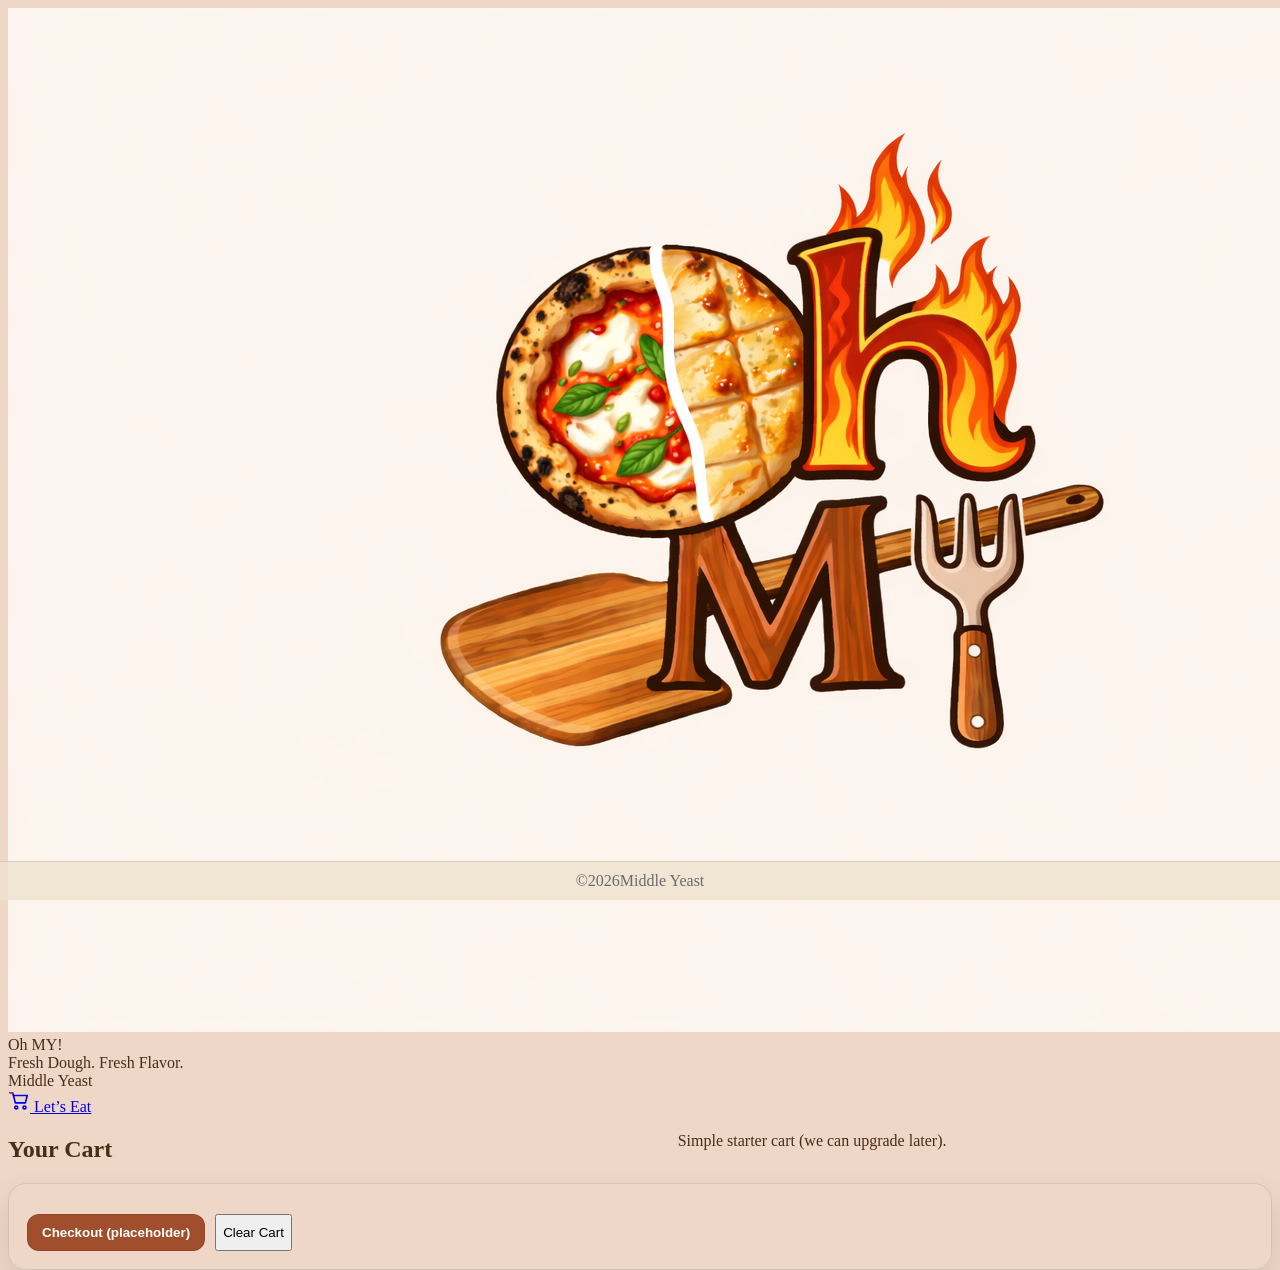
<file: cart.html>
<!DOCTYPE html>
<html lang="en">
<head>
  <meta charset="UTF-8" />
  <meta name="viewport" content="width=device-width, initial-scale=1.0"/>
  <title>Cart | Middle Yeast</title>
  <link rel="stylesheet" href="style.css" />
  <script src="site-config.js"></script>
</head>
<body>
  <div id="siteHeader"></div>

  <main class="container">
    <section class="hero">
      <h1>Your Cart</h1>
      <p>Simple starter cart (we can upgrade later).</p>
    </section>

    <section class="card" id="cartBox">
      <div id="cartItems"></div>
      <div class="notice" id="cartTotal"></div>

      <div style="display:flex; gap:10px; flex-wrap:wrap; margin-top:12px;">
        <button class="btn primary" id="checkoutBtn">Checkout (placeholder)</button>
        <button class="btn" id="clearBtn">Clear Cart</button>
      </div>
    </section>

    <div class="footer">© <span id="year"></span> Middle Yeast</div>
  </main>

  <script src="app.js"></script>
  <script src="header.js"></script>
  <script>
    document.getElementById("year").textContent = new Date().getFullYear();

    function money(n){ return "$" + Number(n).toFixed(2); }

    function renderCart(){
      const items = MY.getCart();
      const box = document.getElementById("cartItems");
      const total = document.getElementById("cartTotal");

      if(!items.length){
        box.innerHTML = "<p style='color: var(--muted); margin:0;'>Your cart is empty.</p>";
        total.textContent = "";
        return;
      }

      let sum = 0;
      box.innerHTML = items.map(it=>{
        sum += (it.price||0) * (it.qty||1);
        return `<div style="display:flex; justify-content:space-between; gap:10px; padding:10px 0; border-bottom:1px solid var(--border);">
          <div>
            <div style="font-weight:900;">${it.name}</div>
            <div style="color: var(--muted); font-size: 13px;">Qty: ${it.qty||1}</div>
          </div>
          <div style="font-weight:900;">${money((it.price||0) * (it.qty||1))}</div>
        </div>`;
      }).join("");

      total.innerHTML = "<strong>Total:</strong> " + money(sum);
    }

    document.getElementById("clearBtn").addEventListener("click", ()=>{ MY.clearCart(); renderCart(); });
    document.getElementById("checkoutBtn").addEventListener("click", ()=>{ MY.toast("Checkout will be added later."); });

    renderCart();
  </script>
</body>
</html>
</file>
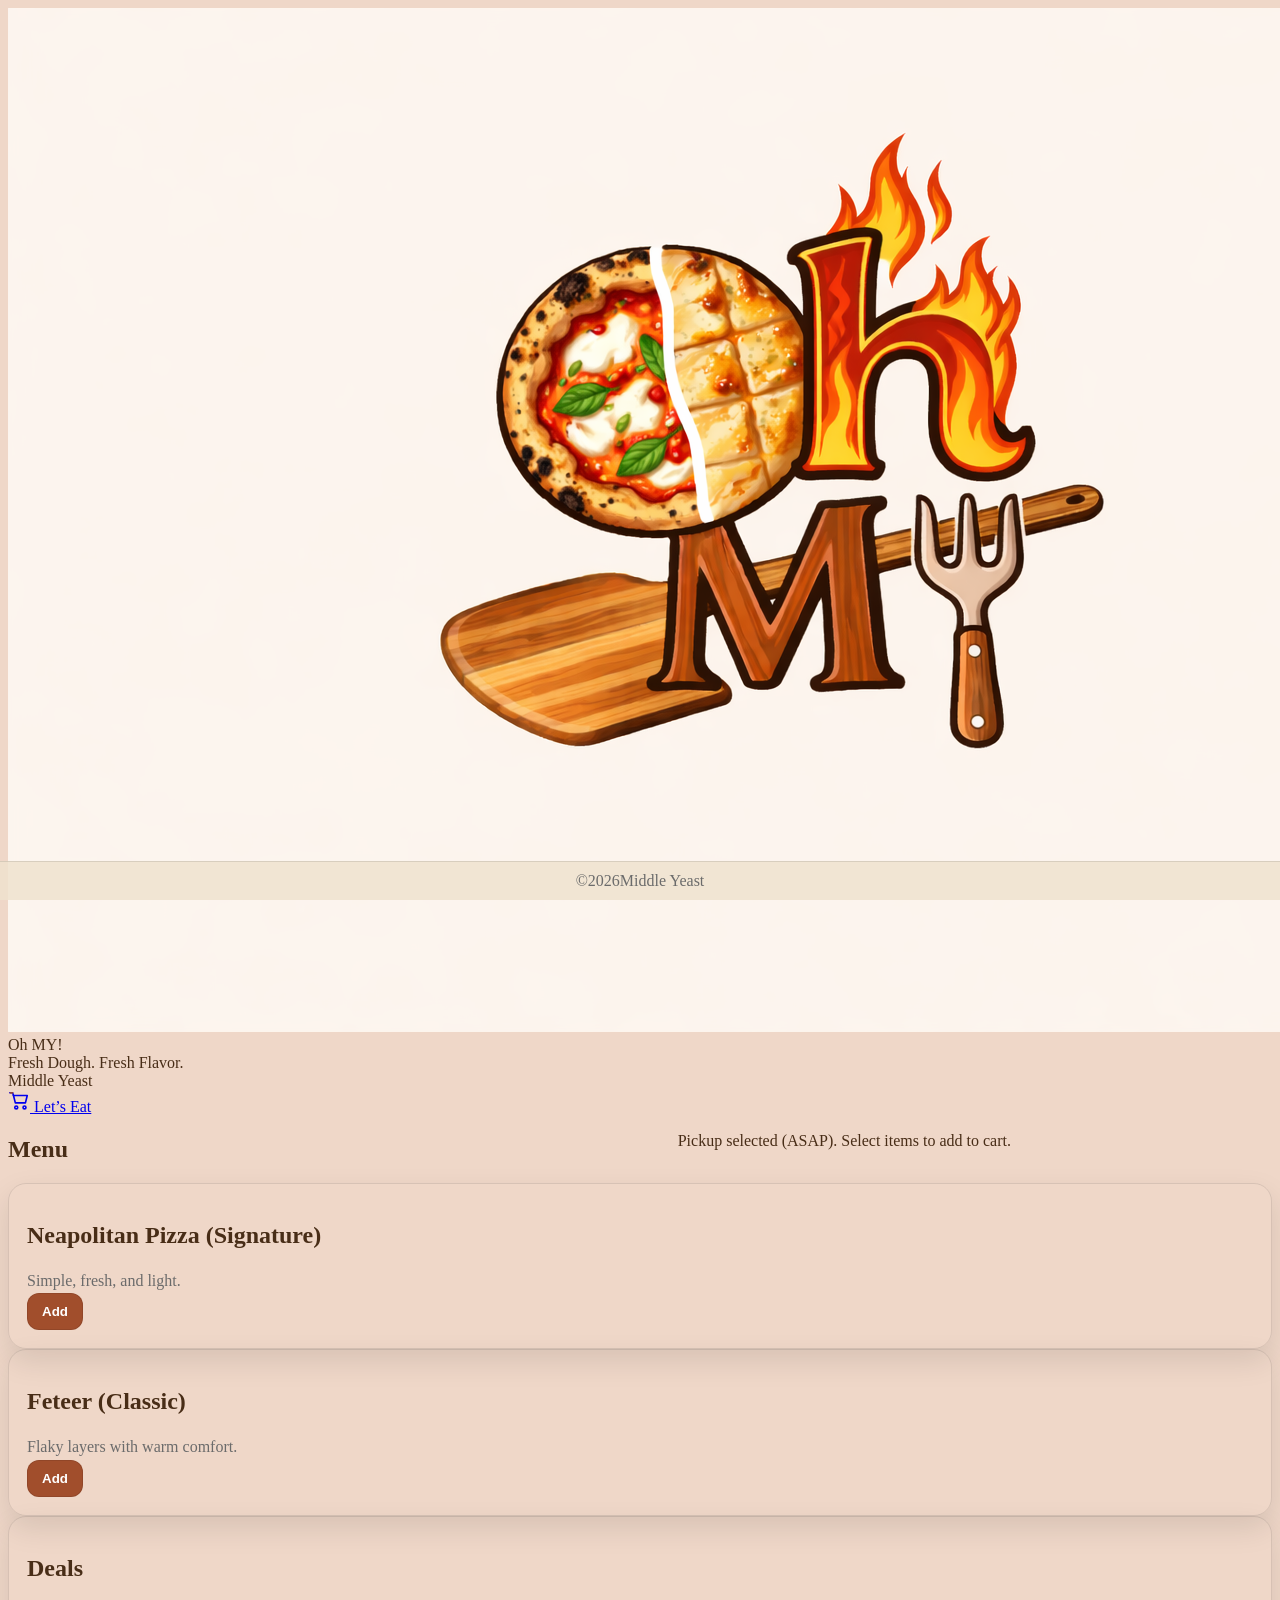
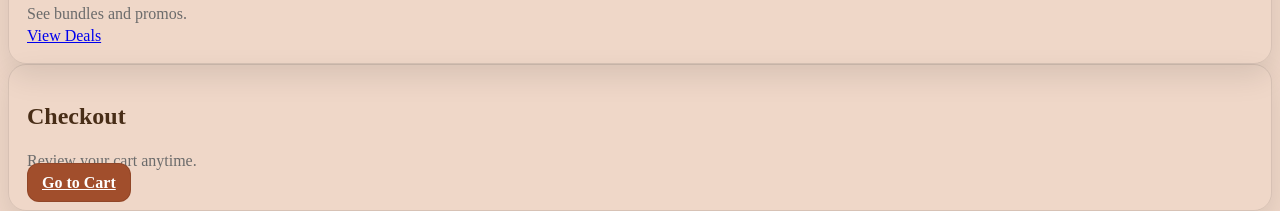
<file: menu.html>
<!DOCTYPE html>
<html lang="en">
<head>
  <meta charset="UTF-8" />
  <meta name="viewport" content="width=device-width, initial-scale=1.0"/>
  <title>Menu | Middle Yeast</title>
  <link rel="stylesheet" href="style.css" />
  <script src="site-config.js"></script>
</head>
<body>
  <div id="siteHeader"></div>

  <main class="container">
    <section class="hero">
      <h1>Menu</h1>
      <p id="orderTypeLine">Select items to add to cart.</p>
    </section>

    <section class="cards">
      <div class="card">
        <h2>Neapolitan Pizza (Signature)</h2>
        <p>Simple, fresh, and light.</p>
        <button class="btn primary" onclick="MY.addToCart({id:'pizza_sig', name:'Neapolitan Pizza (Signature)', price:13.99})">Add</button>
      </div>

      <div class="card">
        <h2>Feteer (Classic)</h2>
        <p>Flaky layers with warm comfort.</p>
        <button class="btn primary" onclick="MY.addToCart({id:'feteer_classic', name:'Feteer (Classic)', price:9.99})">Add</button>
      </div>

      <div class="card">
        <h2>Deals</h2>
        <p>See bundles and promos.</p>
        <a class="btn" href="deals.html">View Deals</a>
      </div>

      <div class="card">
        <h2>Checkout</h2>
        <p>Review your cart anytime.</p>
        <a class="btn primary" href="cart.html">Go to Cart</a>
      </div>
    </section>

    <div class="footer">© <span id="year"></span> Middle Yeast</div>
  </main>

  <script src="app.js"></script>
  <script src="header.js"></script>
  <script>
    document.getElementById("year").textContent = new Date().getFullYear();
    const type = localStorage.getItem("MY_ORDER_TYPE") || "pickup";
    const line = document.getElementById("orderTypeLine");
    line.textContent = (type === "delivery")
      ? "Delivery selected (coming soon). You can still browse the menu."
      : "Pickup selected (ASAP). Select items to add to cart.";
  </script>
</body>
</html>
</file>
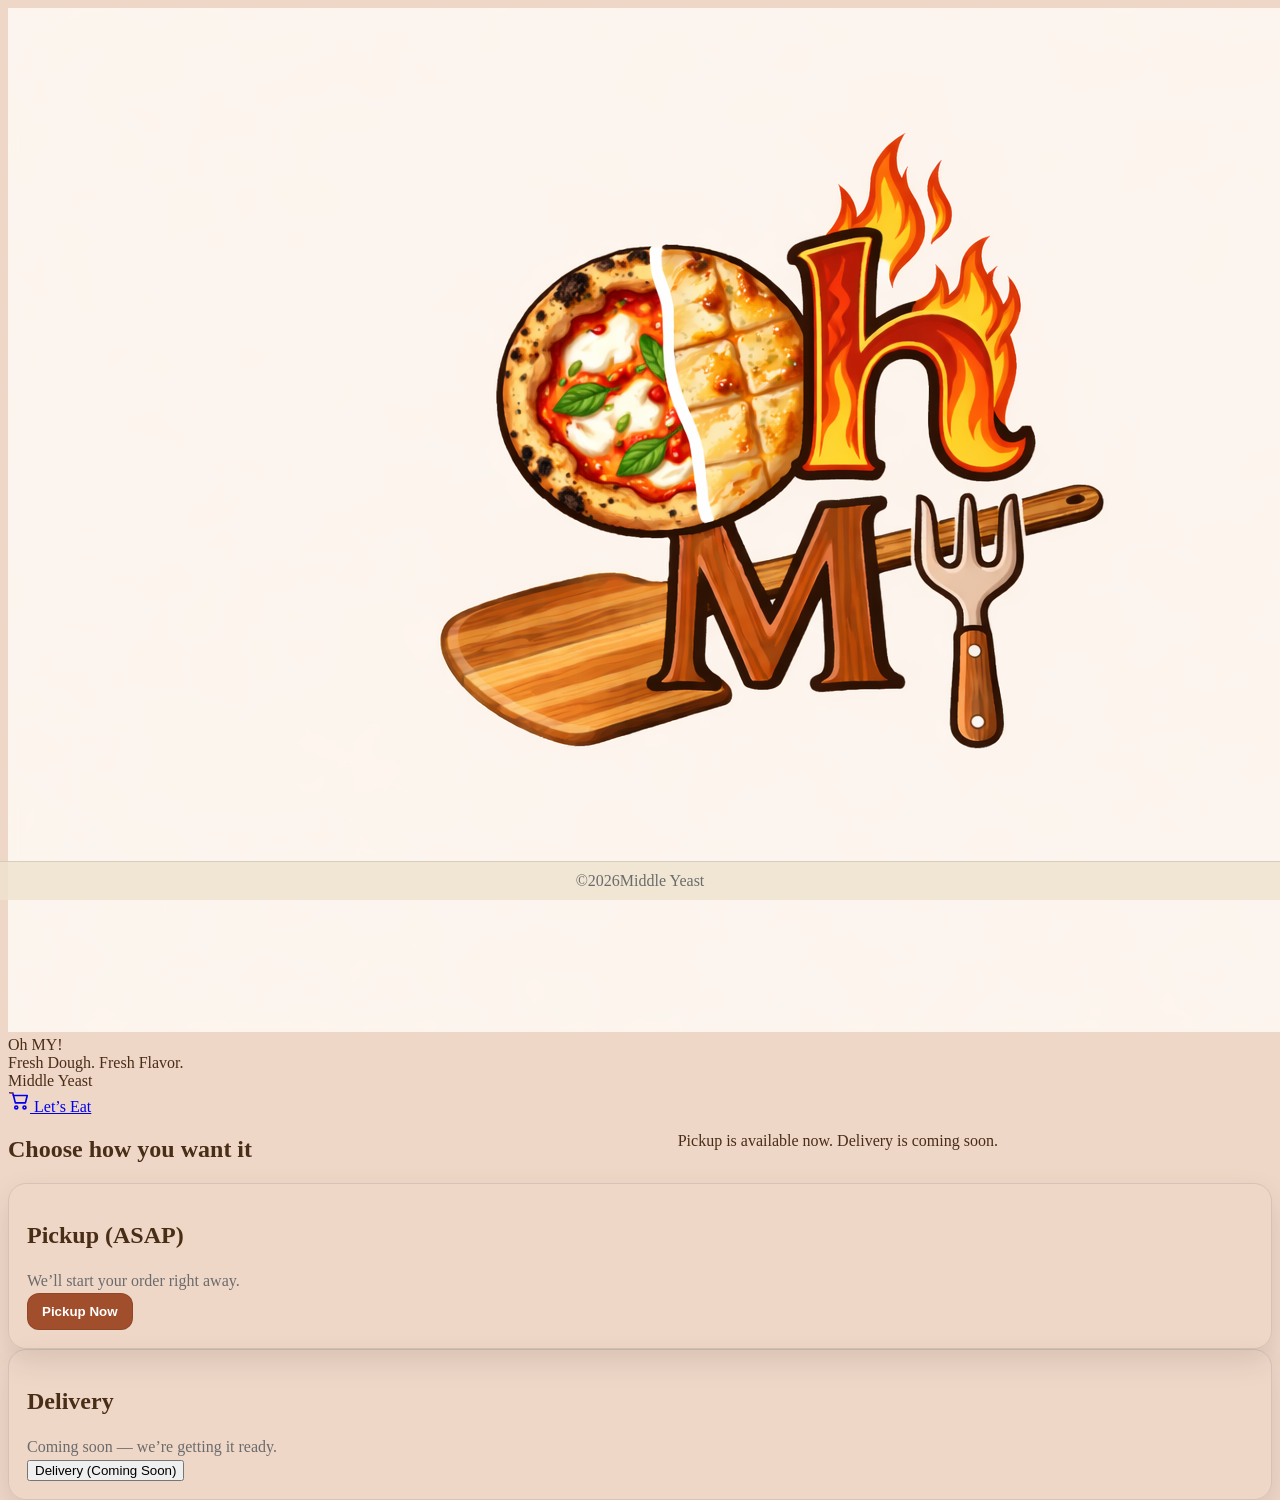
<file: order.html>
<!DOCTYPE html>
<html lang="en">
<head>
  <meta charset="UTF-8" />
  <meta name="viewport" content="width=device-width, initial-scale=1.0"/>
  <title>Order | Middle Yeast</title>
  <link rel="stylesheet" href="style.css" />
  <script src="site-config.js"></script>
</head>
<body>
  <div id="siteHeader"></div>

  <main class="container">
    <section class="hero">
      <h1>Choose how you want it</h1>
      <p>Pickup is available now. Delivery is coming soon.</p>
    </section>

    <section class="cards">
      <div class="card">
        <h2>Pickup (ASAP)</h2>
        <p>We’ll start your order right away.</p>
        <button class="btn primary" id="pickupBtn">Pickup Now</button>
      </div>

      <div class="card">
        <h2>Delivery</h2>
        <p>Coming soon — we’re getting it ready.</p>
        <button class="btn" id="deliveryBtn">Delivery (Coming Soon)</button>
      </div>
    </section>

    <div class="footer">© <span id="year"></span> Middle Yeast</div>
  </main>

  <script src="app.js"></script>
  <script src="header.js"></script>
  <script>
    document.getElementById("year").textContent = new Date().getFullYear();

    document.getElementById("pickupBtn").addEventListener("click", function(){
      localStorage.setItem("MY_ORDER_TYPE", "pickup");
      window.location.href = "menu.html";
    });

    document.getElementById("deliveryBtn").addEventListener("click", function(){
      localStorage.setItem("MY_ORDER_TYPE", "delivery");
      MY.toast("Delivery is coming soon.");
    });
  </script>
</body>
</html>
</file>
<file: style.css>
:root{
  --bg:#FFF8F2;
  --brand:#A14E2C;
  --text:#2B2B2B;
  --muted:#6B6B6B;
  --border:rgba(43,43,43,0.12);
  --shadow: 0 12px 30px rgba(0,0,0,0.10);
}

*{ box-sizing:border-box; }
html,body{ height:100%; }
body{
  background:#EFD7C8;
  color:#482D17;
}

.section-title{
  color:#86582F;
}

.divider{
  border-color:#B38253;
}

.topbar{
  position:sticky; top:0; z-index:50;
  display:flex; align-items:center; justify-content:space-between;
  gap:16px;
  padding:14px 18px;
  background: rgba(239,226,206,0.85);
  backdrop-filter: blur(10px);
  border-bottom: 1px solid var(--border);
}

.brand{ display:flex; flex-direction:column; line-height:1.1; }
.brand-mark{
  font-weight:900;
  font-size:22px;
  letter-spacing:0.6px;
}
.brand-mark span{ color:var(--brand); }
.brand-sub{ font-size:12px; color:var(--muted); margin-top:3px; }

.navlinks{ display:flex; gap:10px; }
.navbtn{
  background:transparent;
  border:1px solid transparent;
  padding:9px 12px;
  border-radius:12px;
  cursor:pointer;
  color:var(--ink);
  font-weight:600;
}
.navbtn:hover{ border-color:var(--border); background:rgba(255,255,255,0.45); }

.right{ display:flex; align-items:center; gap:10px; position:relative; }

.cta{
  text-decoration:none;
  padding:9px 12px;
  border-radius:12px;
  background: var(--brand);
  color:white;
  font-weight:700;
  border:1px solid rgba(0,0,0,0.08);
}
.cta:hover{ filter:brightness(0.98); }

.hamburger{
  width:44px; height:40px;
  border-radius:12px;
  border:1px solid var(--border);
  background:rgba(255,255,255,0.50);
  cursor:pointer;
  display:flex; flex-direction:column; justify-content:center; align-items:center;
  gap:5px;
}
.hamburger span{
  display:block;
  width:20px; height:2px;
  background:var(--ink);
  opacity:0.85;
  border-radius:3px;
}

.dropdown{
  position:absolute;
  top:52px; right:0;
  width:200px;
  background: rgba(255,255,255,0.88);
  border:1px solid var(--border);
  border-radius:14px;
  box-shadow: var(--shadow);
  padding:8px;
  display:none;
}
.dropdown.open{ display:block; }
.dd-item{
  width:100%;
  border:1px solid transparent;
  background:transparent;
  padding:10px 10px;
  border-radius:10px;
  cursor:pointer;
  text-align:left;
  font-weight:650;
}
.dd-item:hover{
  background:rgba(239,226,206,0.65);
  border-color:rgba(198,167,94,0.35);
}

.shell{ max-width:1100px; margin: 18px auto 60px; padding: 0 18px; }
.page{ display:none; }
.page.active{ display:block; }

.hero{
  display:grid;
  grid-template-columns: 1.1fr 1fr;
  gap:16px;
  align-items:stretch;
}
.hero-card{
  background:var(--card);
  border:1px solid var(--border);
  border-radius:18px;
  padding:22px;
  box-shadow: var(--shadow);
}
.hero-card h1{ margin:0 0 8px; font-size:34px; }
.hero-card p{ margin:0 0 16px; color:var(--muted); line-height:1.5; }

.hero-actions{ display:flex; gap:10px; flex-wrap:wrap; }
.primary{
  background:var(--brand);
  color:white;
  border:1px solid rgba(0,0,0,0.10);
  padding:10px 14px;
  border-radius:12px;
  cursor:pointer;
  font-weight:750;
}
.primary:hover{ filter:brightness(0.98); }

.ghost{
  background:rgba(255,255,255,0.55);
  color:var(--ink);
  border:1px solid var(--border);
  padding:10px 14px;
  border-radius:12px;
  cursor:pointer;
  font-weight:750;
}
.ghost:hover{ background:rgba(255,255,255,0.70); }

.hero-img{
  border-radius:18px;
  border:1px solid var(--border);
  box-shadow: var(--shadow);
  background-size:cover;
  background-position:center;
  min-height:280px;
}

.grid3{
  margin-top:16px;
  display:grid;
  grid-template-columns: repeat(3, 1fr);
  gap:14px;
}
.grid2{
  display:grid;
  grid-template-columns: repeat(2, 1fr);
  gap:14px;
}

.card{
  background:var(--card);
  border:1px solid var(--border);
  border-radius:18px;
  padding:18px;
  box-shadow: var(--shadow);
}
.card h3{ margin:0 0 8px; }
.card p{ margin:0; color:var(--muted); line-height:1.55; }

.pagehead{
  margin-bottom:14px;
  background:rgba(255,255,255,0.50);
  border:1px solid var(--border);
  border-radius:16px;
  padding:14px 16px;
}
.pagehead h2{ margin:0 0 4px; }
.pagehead p{ margin:0; color:var(--muted); }

.menu-grid{
  display:grid;
  grid-template-columns: repeat(2, 1fr);
  gap:14px;
}
.menu-card{
  background:var(--card);
  border:1px solid var(--border);
  border-radius:18px;
  padding:18px;
  box-shadow: var(--shadow);
}
.menu-card h3{ margin:0 0 10px; color:var(--brand); }

.menu-list{ list-style:none; padding:0; margin:0; }
.menu-list li{
  padding:10px 0;
  border-bottom:1px dashed rgba(43,43,43,0.18);
}
.menu-list li:last-child{ border-bottom:none; }
.menu-list b{ display:block; }
.menu-list span{ display:block; color:var(--muted); font-size:13px; margin-top:3px; }
.menu-list .divider{ border-bottom:none; padding:6px 0; }

.quote{ font-size:16px; line-height:1.6; margin:10px 0 14px; }
.row{ display:flex; gap:12px; align-items:center; flex-wrap:wrap; }
.ghostlink{ color:var(--brand); font-weight:750; text-decoration:none; }
.ghostlink:hover{ text-decoration:underline; }
.muted{ color:var(--muted); }
.small{ font-size:12px; }

.bullets{ margin:10px 0 0; color:var(--muted); line-height:1.7; }

.footer{
  position:fixed; left:0; right:0; bottom:0;
  padding:10px 16px;
  background: rgba(239,226,206,0.85);
  border-top:1px solid var(--border);
  display:flex; justify-content:center;
  color:var(--muted);
}

@media (max-width: 900px){
  .hero{ grid-template-columns:1fr; }
  .grid3{ grid-template-columns:1fr; }
  .grid2{ grid-template-columns:1fr; }
  .menu-grid{ grid-template-columns:1fr; }
  .navlinks{ display:none; } /* keep header clean on mobile */
}
</file>
